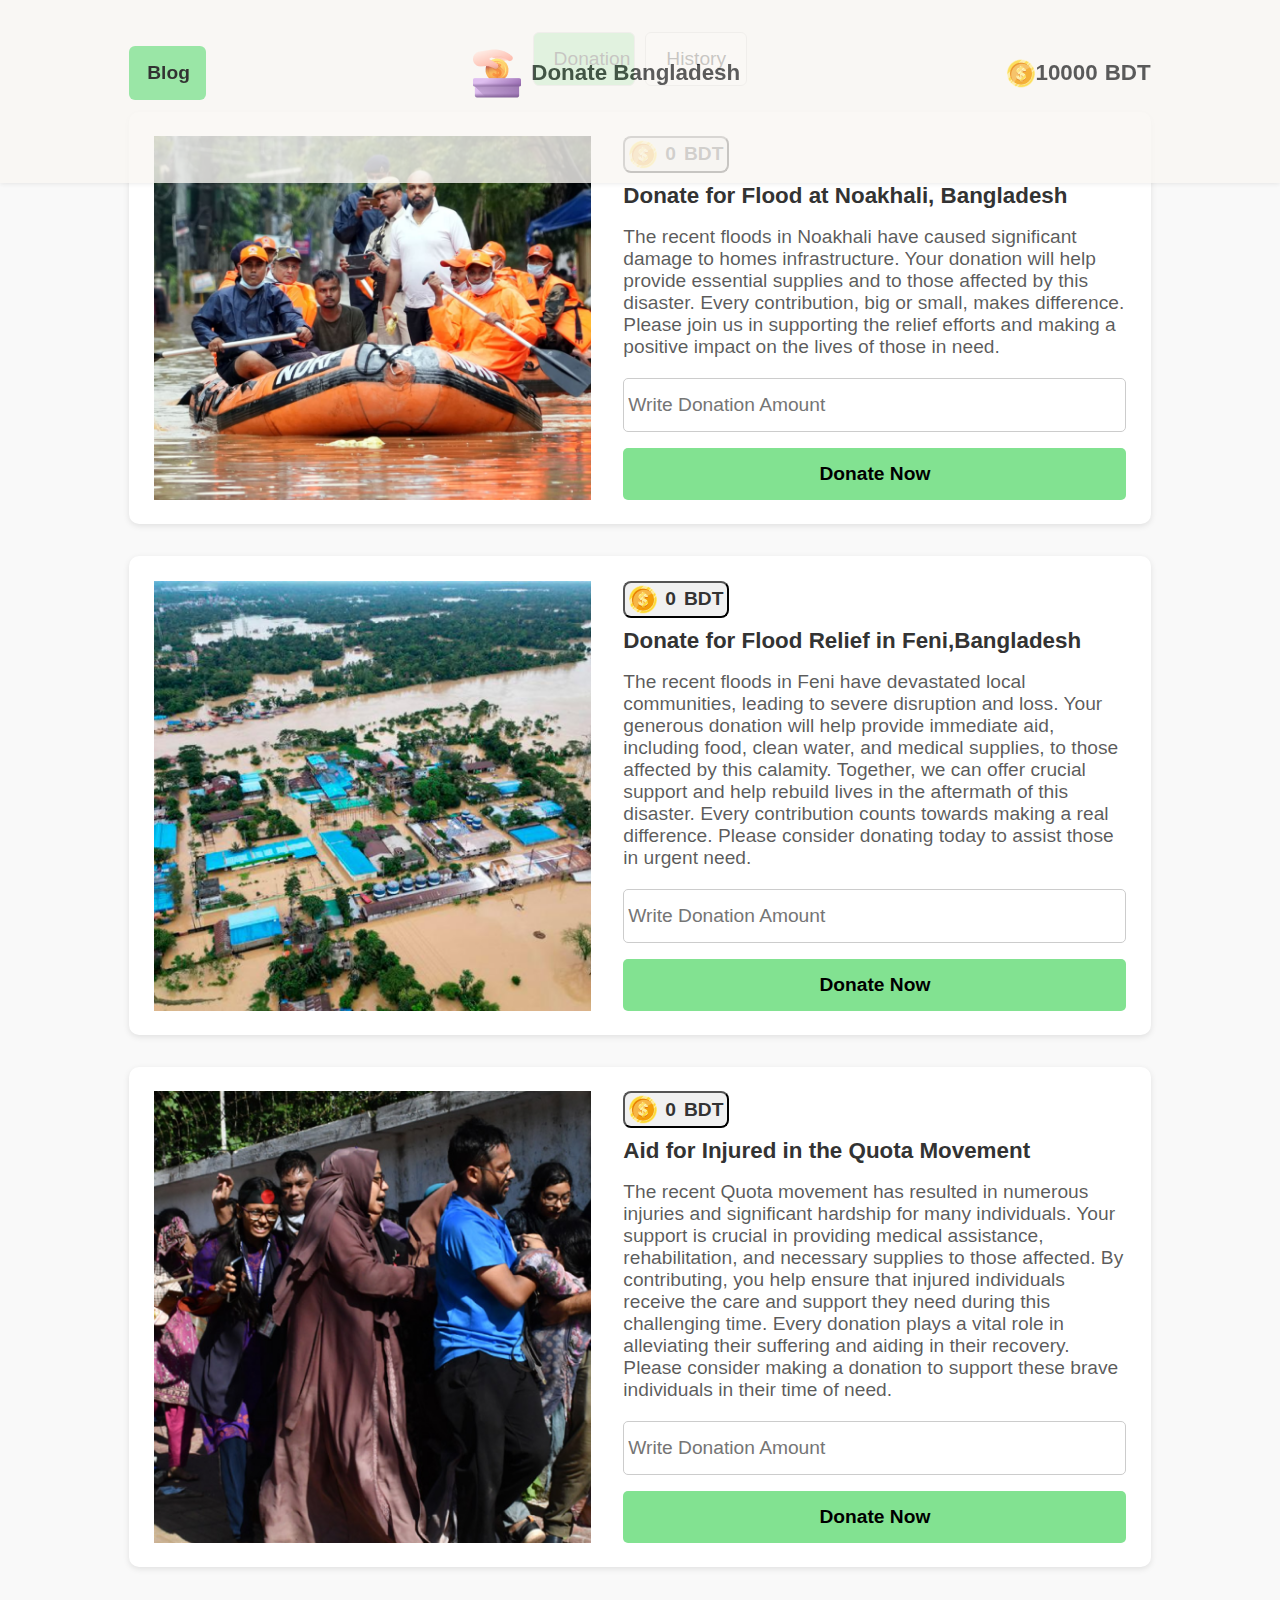
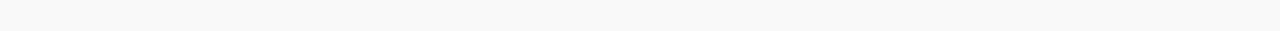
<file: index.html>
<!DOCTYPE html>
<html lang="en">
<head>
  <meta charset="UTF-8" />
  <meta name="viewport" content="width=device-width, initial-scale=1.0"/>
  <title>Donate Bangladesh</title>
  <link rel="stylesheet" href="styles/style.css"/>
</head>
<body>
  <header class="navbar">
    <div class="nav-class">
      <button class="blog-btn">Blog</button>
      <div class="nav-logo">
        <img src="assets/logo.png" alt="">
        <h1 class="nav-logo-title">Donate Bangladesh</h1>
      </div>
      <div class="nav-coin">
        <img class="nav-coin-img" src="assets/coin.png" alt="">
        <p id="main-account" class="coin">10000</p>
        <p class="nav-coin-title">BDT</h1>
      </div>
    </div>
  </header>

  <main class="main-content">
    <div class="tabs">
      <button class="tab active">Donation</button>
      <button class="tab">History</button>
    </div>

    <!-- Donation Cards -->
    <div class="card">
      <img src="assets/noakhali.png" alt="Flood Rescue">
      <div class="card-content">
        <div class="card-header">
            <button class="card-coin">
                <img src="assets/coin.png" alt="">
                <span id="showN" class="card-coin-ms">0</span>
                <span class="card-coin-text">BDT</span>
            </button>
            <h3 id="card-header-title">Donate for Flood at Noakhali, Bangladesh</h3>
        </div>
        <div id="card-header-content"> The recent floods in Noakhali have caused significant damage to homes  infrastructure. Your donation will help provide essential supplies and  to those affected by this disaster. Every contribution, big or small, makes  difference. Please join us in supporting the relief efforts and making a positive impact on the lives of those in need.</div>
        <input id="inputN" type="text" placeholder="Write Donation Amount">
        <button id="donateN" class="donate-btn">Donate Now</button>
      </div>
    </div>
    <div class="card">
      <img src="assets/feni.png" alt="Flood Rescue">
      <div class="card-content">
        <div class="card-header">
            <button class="card-coin">
                <img src="assets/coin.png" alt="">
                <span id="showF" class="card-coin-ms">0</span>
                <span class="card-coin-text">BDT</span>
            </button>
            <h3 id="card-header-title">Donate for Flood Relief in Feni,Bangladesh</h3>
        </div>
        <div id="card-header-content">The recent floods in Feni have devastated local communities, leading to severe disruption and loss. Your generous donation will help provide immediate aid, including food, clean water, and medical supplies, to those affected by this calamity. Together, we can offer crucial support and help rebuild lives in the aftermath of this disaster. Every contribution counts towards making a real difference. Please consider donating today to assist those in urgent need.</div>
        <input id="inputF" type="text" placeholder="Write Donation Amount">
        <button  id="donateF" class="donate-btn">Donate Now</button>
      </div>
    </div>
    <div class="card">
      <img src="assets/quota-protest.png" alt="Flood Rescue">
      <div class="card-content">
        <div class="card-header">
            <button class="card-coin">
                <img src="assets/coin.png" alt="">
                <span id="showQ" class="card-coin-ms">0</span>
                <span class="card-coin-text">BDT</span>
            </button>
            <h3 id="card-header-title">Aid for Injured in the Quota Movement</h3>
        </div>
        <div id="card-header-content"> The recent Quota movement has resulted in numerous injuries and significant hardship for many individuals. Your support is crucial in providing medical assistance, rehabilitation, and necessary supplies to those affected. By contributing, you help ensure that injured individuals receive the care and support they need during this challenging time. Every donation plays a vital role in alleviating their suffering and aiding in their recovery. Please consider making a donation to support these brave individuals in their time of need.</div>
        <input id="inputQ" type="text" placeholder="Write Donation Amount">
        <button id="donateQ" class="donate-btn">Donate Now</button>
      </div>
    </div>

  </main>
  <script src="js/random.js"></script>
  <script src="js/donation.js"></script>
</body>
</html>
</file>
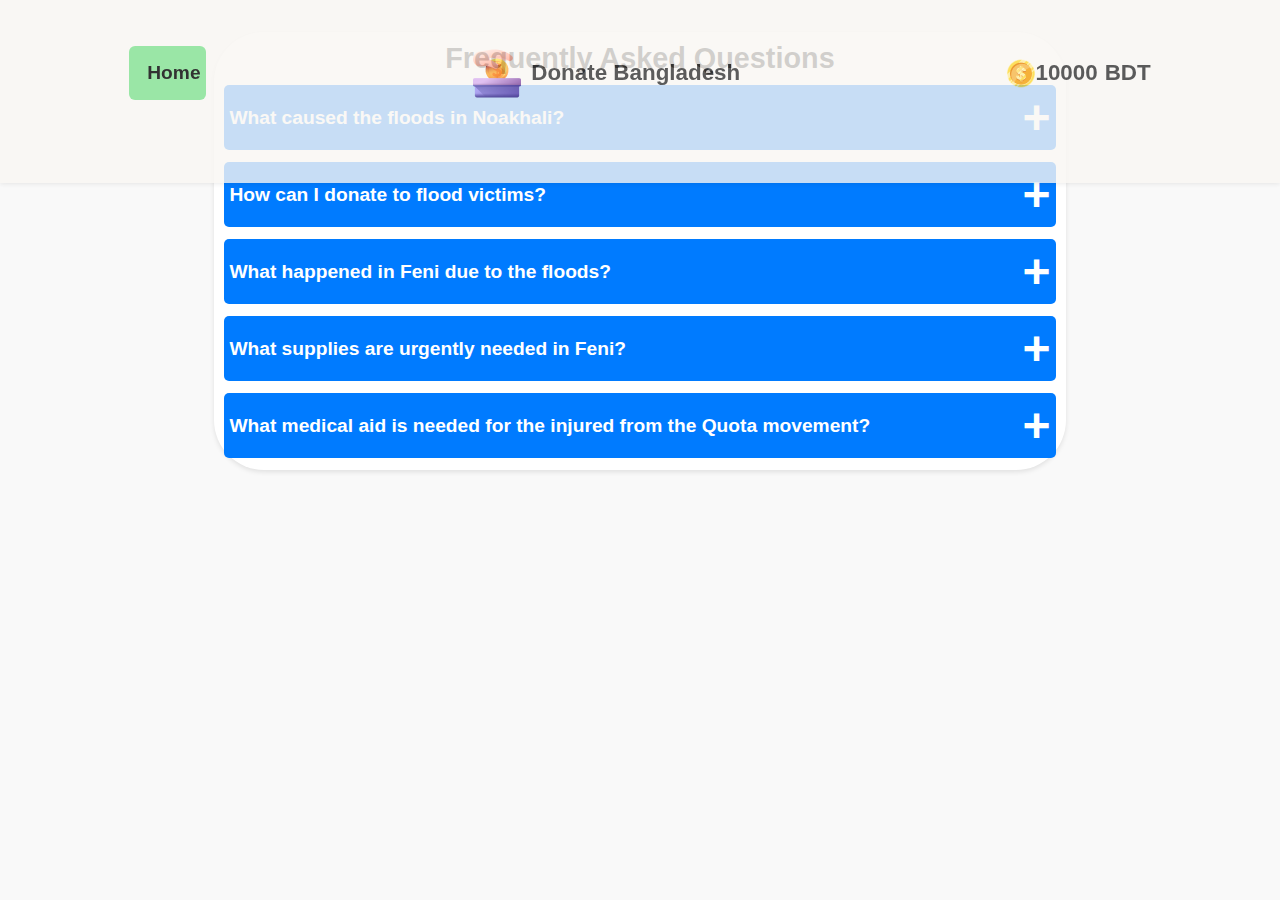
<file: question.html>
<!DOCTYPE html>
<html lang="en">
<head>
  <meta charset="UTF-8" />
  <meta name="viewport" content="width=device-width, initial-scale=1.0"/>
  <title>Donate Bangladesh</title>
  <link rel="stylesheet" href="styles/style.css"/>
</head>
<body>
  <header class="navbar">
    <div class="nav-class">
      <button class="blog-btn"><a href="index.html">Home</a></button>
      <div class="nav-logo">
        <img src="assets/logo.png" alt="">
        <h1 class="nav-logo-title">Donate Bangladesh</h1>
      </div>
      <div class="nav-coin">
        <img class="nav-coin-img" src="assets/coin.png" alt="">
        <p id="main-account" class="coin">10000</p>
        <p class="nav-coin-title">BDT</h1>
      </div>
    </div>
  </header>

  <main class="main-content">
    <div class="faq-container">
        <h2>Frequently Asked Questions</h2>
        <div class="faq-item">
            <div class="faq-question">What caused the floods in Noakhali?</div>
            <div class="faq-answer">
                <p>The floods were caused by heavy monsoon rains and river overflow.</p>
            </div>
        </div>
        <div class="faq-item">
            <div class="faq-question">How can I donate to flood victims?</div>
            <div class="faq-answer">
                <p>You can donate through trusted local relief organizations and online platforms.</p>
            </div>
        </div>
        <div class="faq-item">
            <div class="faq-question">What happened in Feni due to the floods?</div>
            <div class="faq-answer">
                <p>The floods have caused severe damage to homes, infrastructure, and crops in Feni.</p>
            </div>
        </div>
        <div class="faq-item">
            <div class="faq-question">What supplies are urgently needed in Feni?</div>
            <div class="faq-answer">
                <p>Food, drinking water, medical supplies, and temporary shelter are crucial right now.</p>
            </div>
        </div>
        <div class="faq-item">
            <div class="faq-question">What medical aid is needed for the injured from the Quota movement?</div>
            <div class="faq-answer">
                <p>The injured need surgical treatment, rehabilitation, and mental health support.</p>
            </div>
        </div>
    </div>
    
  </main>
  <script src="js/random.js"></script>
  <script src="js/donation.js"></script>
  <script src="js/feature.js"></script>
  <script src="js/extra.js"></script>
  <script>
        const faqQuestions = document.querySelectorAll('.faq-question');

        faqQuestions.forEach(question => {
            question.addEventListener('click', () => {
                const faqItem = question.parentElement;
                faqItem.classList.toggle('active');

                // Close other open items
                document.querySelectorAll('.faq-item').forEach(item => {
                    if (item !== faqItem) {
                        item.classList.remove('active');
                    }
                });
            });
        });
    </script>
</body>
</html>
</file>
<file: styles/style.css>
* {
  margin: 0;
  padding: 0;
  box-sizing: border-box;
}

body {
  font-family: Arial, sans-serif;
  background: #f9f9f9;
  color: #333;
}

.navbar {
  position: fixed;
  background: #F9F7F3;
  opacity: 0.8;
  padding: 1rem 2rem;
  box-shadow: 0 1px 5px rgba(0, 0, 0, 0.1);
  width: 100%;
  z-index: 1000;
}

.nav-class{
  padding-left: 8%;
  padding-right: 8%;
  padding-top: 2.5%;
  padding-bottom: 5.5%;
  display: flex;
  align-items: center;
  justify-content:space-between;

}
.blog-btn {
  width: 6vw;
  height: 6vh;
  font-size: 1.2rem;
  background: #82e291;
  border: none;
  padding: 6px 18px;
  border-radius: 6px;
  font-weight: bold;
}
.nav-logo{
  display: flex;
  gap: 10px;
  align-items: center;
}
.nav-logo-title{
  font-size: 1.4rem;
  font-weight: bold;
}
.nav-coin{
  display: flex;
  align-items: center;
  height: 6vh;
}
.nav-coin-img{
  width: auto;
}
.coin{
  font-size: 1.4rem;
  font-weight: bold;
}
.nav-coin-title {
  font-size: 1.4rem;
  padding-left: 7px;
  font-weight: bold;
}

.main-content {
  padding: 2rem;
}
.main-adjust{
  margin-top: 13%;
}
.tabs {
  display: flex;
  justify-content:center;
  gap: 10px;
  margin-bottom: 1.6rem;
  font-size: 1.2rem;
}

.tab {
  padding: 10px 20px;
  border-radius: 6px;
  width: 8vw;
  height: 6vh;
  border: 1px solid #ccc;
  background: #fff;
  cursor: pointer;
  font-size: 1.2rem;
}

.tab.active {
  width: 8vw;
  height: 6vh;
  background: #82e291;
  color: #000;
  text-align: center;
  font-size: 1.2rem;
  /* font-weight: bold; */
}


.card {
  margin-left: 8%;
  margin-right: 8%;
  padding: 2%;
  background: #fff;
  display: flex;
  border-radius: 10px;
  overflow: hidden;
  margin-bottom: 2rem;
  gap: 2rem;
  box-shadow: 0 2px 6px rgba(0, 0, 0, 0.1);
}
.card-coin{
  display: inline-flex;
  justify-content: center;
  align-items: center;
  background-color: #f1f1f1;
  padding: 2px 4px;
  border-radius: 8px;
  font-weight: bold;
  color: #333;
  font-size: 1.2rem;
  gap: 8px;

}
.card-coin-ms{
  font-size: 1.2rem;
}
.card-coin-img{
  width: auto;
  height: auto;
}
.card img {
  width: 45%;
  height: auto;
  object-fit: cover;
}

.card-content {
  
  /* padding: 1.2rem; */
  flex: 1;
}

.card-header {
  margin-bottom: 10px;
}
#card-header-title{
  padding-top: 2px;
  padding-bottom: 2px;
  font-size: 1.4rem;
  font-weight: medium;
}
.card-header .coin {
  font-size: 14px;
  color: #444;
}

.card-content h3 {
  margin: 8px 0;
  font-size: 18px;
}

.card-content p {
  font-size: 14px;
  margin-bottom: 1rem;
  color: #555;
}
#card-header-content{
  font-weight: 1px;
  color: rgba(17, 17, 17, 0.7);
  font-size: 1.2rem;
  padding-top: 5px;
  padding-bottom: 20px;
}
.card-content input {
  width: 100%;
  padding: 15px 4px;
  font-size:1.2rem;
  margin-bottom: 1rem;
  border-radius: 5px;
  border: 1px solid #ccc;
}

.donate-btn {
  background: #82e291;
  border: none;
  padding: 15px 4px;
  font-size:1.2rem;
  font-weight: bold;
  width: 100%;
  border-radius: 5px;
  cursor: pointer;
} 

.hidden{
  display: none;
}

.center{
  text-align: center;
}
.history{
  font-size: 1rem;
  border:1px solid black;
  width: 50%;
  margin-left: 25%;
  margin-right: 25%;
  margin-bottom: 10px;
  padding: 10px;
}
a {
  text-decoration: none;
  color: inherit;        
}



.faq-container {
            width: 70%;
            margin-left: 15%;
            background-color: white;
            border-radius: 50px;
            box-shadow: 0 2px 5px rgba(0, 0, 0, 0.1);
            padding: 10px;
            font-size: 1.2rem;
        }
.faq-container h2{
  text-align: center;
}
        .faq-item {
            padding-top: 10px;
            margin-bottom: 2px;
        }

        .faq-question {
            display: flex;
            justify-content: space-between;
            align-items: center;
            padding: 5px;
            background-color: #007BFF;
            color: white;
            cursor: pointer;
            border-radius: 5px;
            font-weight: bold;
            transition: background-color 0.3s;
        }

        .faq-question:hover {
            background-color: #0056b3;
        }

        .faq-answer {
            max-height: 0;
            overflow: hidden;
            padding: 0 15px;
            background-color: #f9f9f9;
            transition: max-height 0.3s ease, padding 0.3s ease;
        }

        .faq-answer p {
            margin: 15px 0;
        }

        .faq-item.active .faq-answer {
            max-height: 200px; 
            padding: 15px;
        }

        .faq-question::after {
            content: '+';
            font-size: 3rem;
        }

        .faq-item.active .faq-question::after {
            content: '−';
        }

.question-adjust{
   margin-top: 12%;
}


.reward-card {
            position: fixed;
            top: 50%;
            left: 50%;
            transform: translate(-50%, -50%) scale(0);
            background: linear-gradient(135deg, #ff7e5f, #feb47b);
            padding: 70px;
            border-radius: 25px;
            box-shadow: 0 20px 40px rgba(0, 0, 0, 0.3);
            text-align: center;
            color: white;
            max-width: 800px;
            width: 30%;
            height: 30%;
            z-index: 1000;
            opacity: 0;
            transition: transform 0.5s ease, opacity 0.5s ease;
        }

        .reward-card.show {
            transform: translate(-50%, -50%) scale(1);
            opacity: 1;
        }

        .reward-card h2 {
            margin: 0 0 20px;
            font-size: 1.5rem;
        }

        .reward-card p {
            margin: 0 0 40px;
            font-size: 1.1rem;
        }

        .reward-card button {
            padding: 10px 20px;
            background-color: #fff;
            color: #ff7e5f;
            border: none;
            border-radius: 10px;
            cursor: pointer;
            font-weight: bold;
            font-size: 1rem;
            transition: background-color 0.3s;
        }

        .reward-card button:hover {
            background-color: #f1f1f1;
        }

        .overlay {
            position: fixed;
            top: 0;
            left: 0;
            width: 100%;
            height: 100%;
            background: rgba(0, 0, 0, 0.5);
            z-index: 999;
            opacity: 0;
            visibility: hidden;
            transition: opacity 0.3s ease;
        }

        .overlay.show {
            opacity: 1;
            visibility: visible;
        }
</file>
